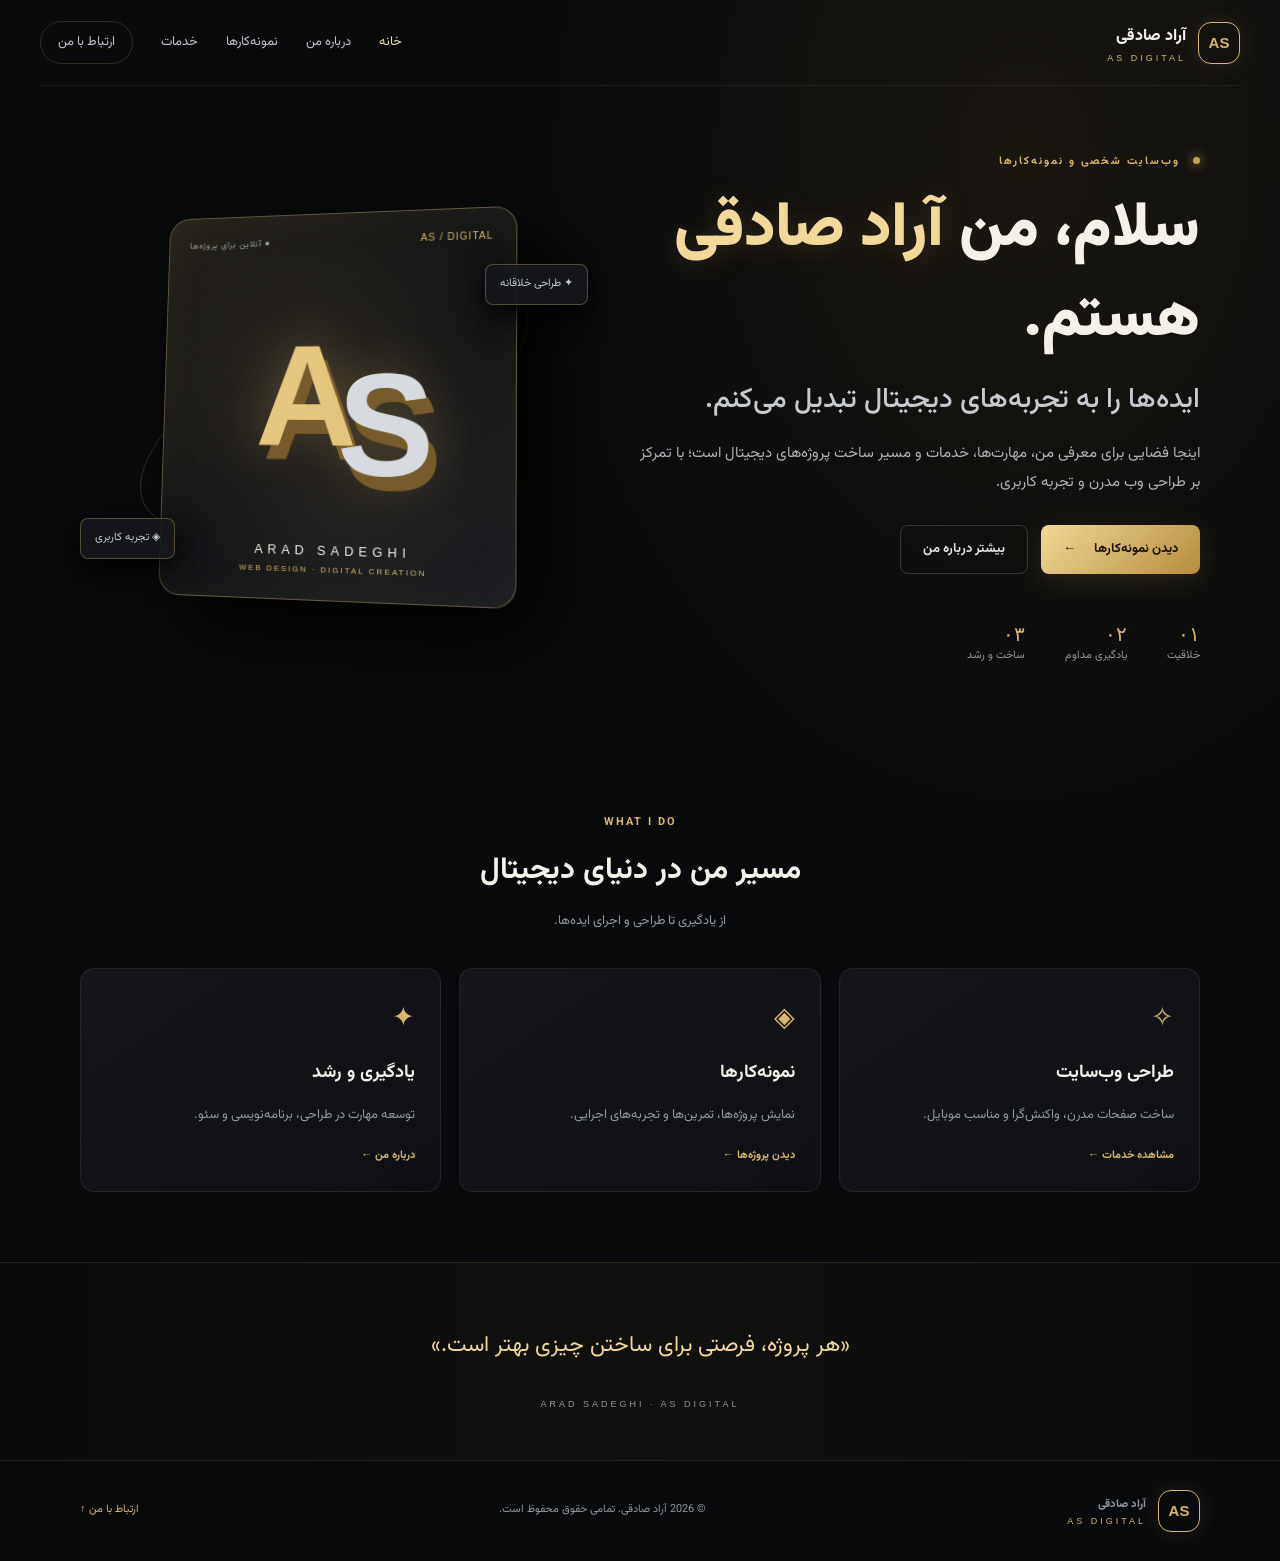
<file: index.html>
<!doctype html>
<html lang="fa" dir="rtl">
<head>
  <meta charset="utf-8"><meta name="viewport" content="width=device-width, initial-scale=1">
  <title>آراد صادقی | طراح وب و خالق تجربه‌های دیجیتال</title>
  <meta name="description" content="وب‌سایت شخصی آراد صادقی؛ معرفی، مهارت‌ها، خدمات طراحی وب و نمونه‌کارهای دیجیتال.">
  <meta name="robots" content="index, follow"><link rel="canonical" href="https://YOUR-USERNAME.github.io/">
  <meta property="og:title" content="آراد صادقی | AS DIGITAL"><meta property="og:description" content="طراحی وب، تجربه دیجیتال و ساخت ایده‌ها."><meta property="og:type" content="website">
  <link rel="stylesheet" href="style.css">
</head>
<body>
<header class="site-header"><a class="brand" href="index.html"><span class="brand-mark">AS</span><span>آراد صادقی<small>AS DIGITAL</small></span></a>
<button class="menu-toggle" aria-label="باز کردن منو">☰</button><nav class="nav"><a class="active" href="index.html">خانه</a><a href="about.html">درباره من</a><a href="portfolio.html">نمونه‌کارها</a><a href="services.html">خدمات</a><a class="nav-cta" href="contact.html">ارتباط با من</a></nav></header>
<main>
<section class="hero container">
 <div class="hero-copy"><p class="eyebrow"><span class="dot"></span> وب‌سایت شخصی و نمونه‌کارها</p>
 <h1>سلام، من <em>آراد صادقی</em> هستم.</h1><h2>ایده‌ها را به تجربه‌های دیجیتال تبدیل می‌کنم.</h2>
 <p class="lead">اینجا فضایی برای معرفی من، مهارت‌ها، خدمات و مسیر ساخت پروژه‌های دیجیتال است؛ با تمرکز بر طراحی وب مدرن و تجربه کاربری.</p>
 <div class="actions"><a class="button gold" href="portfolio.html">دیدن نمونه‌کارها <span>←</span></a><a class="button ghost" href="about.html">بیشتر درباره من</a></div>
 <div class="hero-stats"><div><strong>۰۱</strong><span>خلاقیت</span></div><div><strong>۰۲</strong><span>یادگیری مداوم</span></div><div><strong>۰۳</strong><span>ساخت و رشد</span></div></div></div>
 <div class="visual-wrap"><div class="orbit orbit-one"></div><div class="orbit orbit-two"></div><div class="visual-card"><div class="card-top"><span>AS / DIGITAL</span><span class="status">● آنلاین برای پروژه‌ها</span></div><div class="monogram">A<span>S</span></div><div class="visual-caption"><b>ARAD SADEGHI</b><small>WEB DESIGN · DIGITAL CREATION</small></div></div><div class="floating-chip chip-one">✦ طراحی خلاقانه</div><div class="floating-chip chip-two">◈ تجربه کاربری</div></div>
</section>
<section class="section container"><div class="section-heading"><p class="eyebrow">WHAT I DO</p><h2>مسیر من در دنیای دیجیتال</h2><p>از یادگیری تا طراحی و اجرای ایده‌ها.</p></div><div class="grid three">
 <a class="feature-card" href="services.html"><span class="icon">✧</span><h3>طراحی وب‌سایت</h3><p>ساخت صفحات مدرن، واکنش‌گرا و مناسب موبایل.</p><b>مشاهده خدمات ←</b></a>
 <a class="feature-card" href="portfolio.html"><span class="icon">◈</span><h3>نمونه‌کارها</h3><p>نمایش پروژه‌ها، تمرین‌ها و تجربه‌های اجرایی.</p><b>دیدن پروژه‌ها ←</b></a>
 <a class="feature-card" href="about.html"><span class="icon">✦</span><h3>یادگیری و رشد</h3><p>توسعه مهارت در طراحی، برنامه‌نویسی و سئو.</p><b>درباره من ←</b></a>
</div></section>
<section class="quote-band"><div class="container"><p>«هر پروژه، فرصتی برای ساختن چیزی بهتر است.»</p><span>ARAD SADEGHI · AS DIGITAL</span></div></section>
</main><footer class="footer container"><a class="brand" href="index.html"><span class="brand-mark">AS</span><span>آراد صادقی<small>AS DIGITAL</small></span></a><p>© <span id="year"></span> آراد صادقی. تمامی حقوق محفوظ است.</p><a href="contact.html">ارتباط با من ↑</a></footer>
<script src="main.js"></script></body></html>
</file>
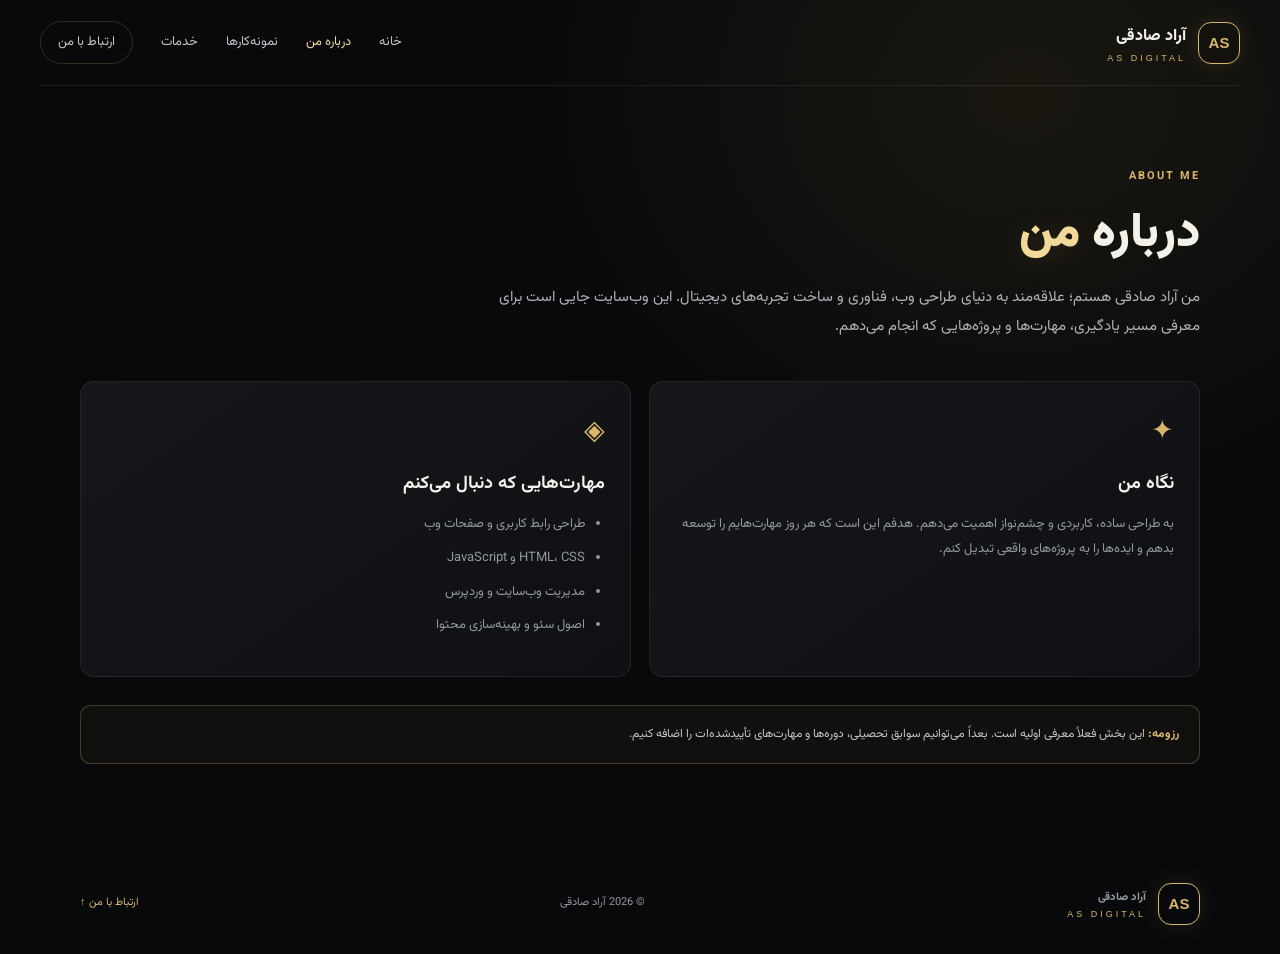
<file: about.html>
<!doctype html><html lang="fa" dir="rtl"><head><meta charset="utf-8"><meta name="viewport" content="width=device-width, initial-scale=1"><title>درباره آراد صادقی | AS DIGITAL</title><meta name="description" content="با آراد صادقی و علاقه‌مندی‌های او در طراحی وب و دنیای دیجیتال آشنا شوید."><meta name="robots" content="index, follow"><link rel="stylesheet" href="style.css"></head><body>
<header class="site-header"><a class="brand" href="index.html"><span class="brand-mark">AS</span><span>آراد صادقی<small>AS DIGITAL</small></span></a><button class="menu-toggle" aria-label="باز کردن منو">☰</button><nav class="nav"><a href="index.html">خانه</a><a class="active" href="about.html">درباره من</a><a href="portfolio.html">نمونه‌کارها</a><a href="services.html">خدمات</a><a class="nav-cta" href="contact.html">ارتباط با من</a></nav></header>
<main class="container inner-page"><p class="eyebrow">ABOUT ME</p><h1>درباره <em>من</em></h1><p class="lead narrow">من آراد صادقی هستم؛ علاقه‌مند به دنیای طراحی وب، فناوری و ساخت تجربه‌های دیجیتال. این وب‌سایت جایی است برای معرفی مسیر یادگیری، مهارت‌ها و پروژه‌هایی که انجام می‌دهم.</p>
<div class="grid two about-panels"><article class="panel"><span class="icon">✦</span><h2>نگاه من</h2><p>به طراحی ساده، کاربردی و چشم‌نواز اهمیت می‌دهم. هدفم این است که هر روز مهارت‌هایم را توسعه بدهم و ایده‌ها را به پروژه‌های واقعی تبدیل کنم.</p></article><article class="panel"><span class="icon">◈</span><h2>مهارت‌هایی که دنبال می‌کنم</h2><ul class="clean-list"><li>طراحی رابط کاربری و صفحات وب</li><li>HTML، CSS و JavaScript</li><li>مدیریت وب‌سایت و وردپرس</li><li>اصول سئو و بهینه‌سازی محتوا</li></ul></article></div>
<div class="notice"><b>رزومه:</b> این بخش فعلاً معرفی اولیه است. بعداً می‌توانیم سوابق تحصیلی، دوره‌ها و مهارت‌های تأییدشده‌ات را اضافه کنیم.</div></main>
<footer class="footer container"><a class="brand" href="index.html"><span class="brand-mark">AS</span><span>آراد صادقی<small>AS DIGITAL</small></span></a><p>© <span id="year"></span> آراد صادقی</p><a href="contact.html">ارتباط با من ↑</a></footer><script src="main.js"></script></body></html>
</file>
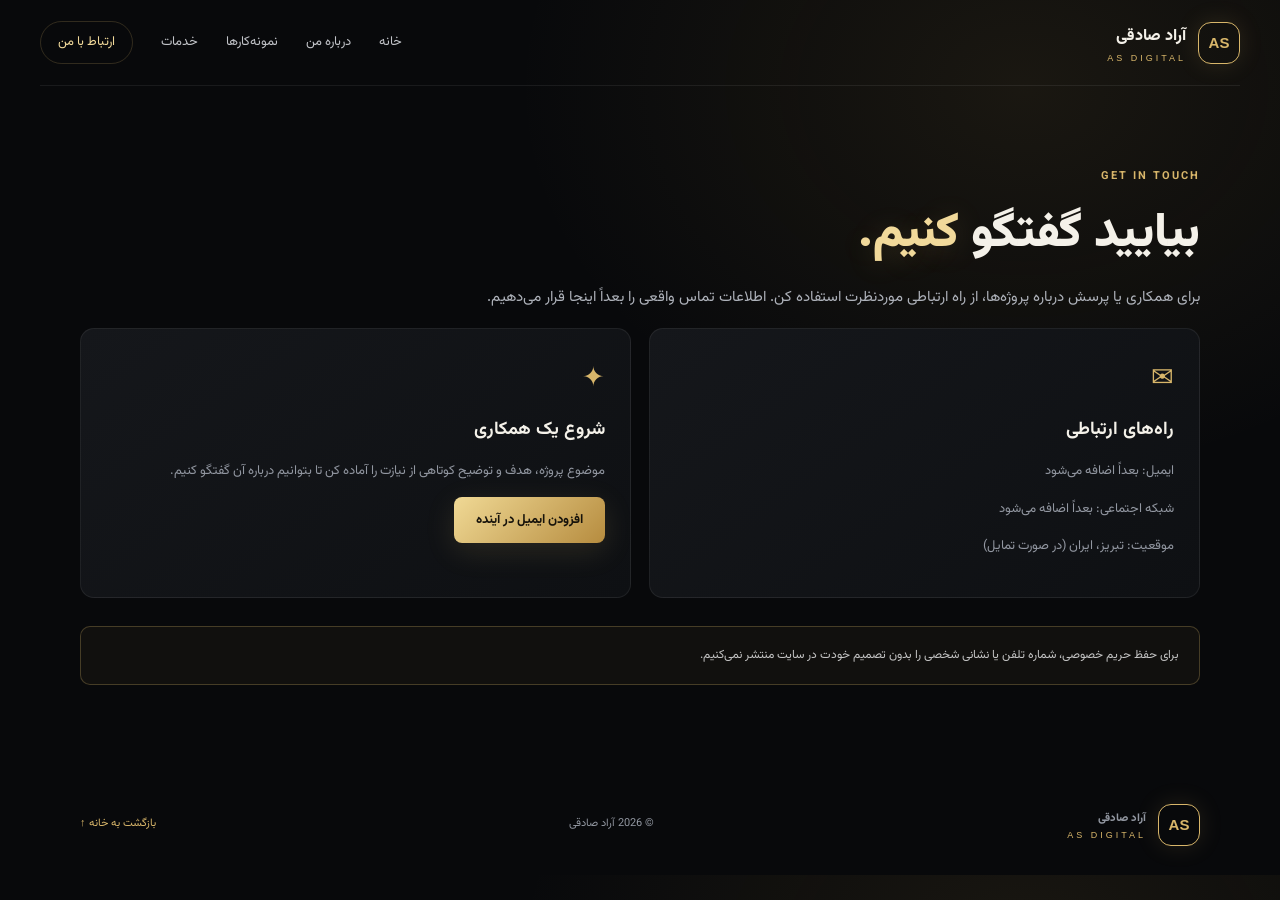
<file: contact.html>
<!doctype html><html lang="fa" dir="rtl"><head><meta charset="utf-8"><meta name="viewport" content="width=device-width, initial-scale=1"><title>ارتباط با آراد صادقی | AS DIGITAL</title><meta name="description" content="راه‌های ارتباط با آراد صادقی برای گفتگو درباره پروژه‌های طراحی وب و همکاری."><meta name="robots" content="index, follow"><link rel="stylesheet" href="style.css"></head><body>
<header class="site-header"><a class="brand" href="index.html"><span class="brand-mark">AS</span><span>آراد صادقی<small>AS DIGITAL</small></span></a><button class="menu-toggle" aria-label="باز کردن منو">☰</button><nav class="nav"><a href="index.html">خانه</a><a href="about.html">درباره من</a><a href="portfolio.html">نمونه‌کارها</a><a href="services.html">خدمات</a><a class="nav-cta active" href="contact.html">ارتباط با من</a></nav></header>
<main class="container inner-page"><p class="eyebrow">GET IN TOUCH</p><h1>بیایید گفتگو <em>کنیم.</em></h1><p class="lead narrow">برای همکاری یا پرسش درباره پروژه‌ها، از راه ارتباطی موردنظرت استفاده کن. اطلاعات تماس واقعی را بعداً اینجا قرار می‌دهیم.</p>
<div class="grid two"><article class="panel"><span class="icon">✉</span><h2>راه‌های ارتباطی</h2><p>ایمیل: بعداً اضافه می‌شود</p><p>شبکه اجتماعی: بعداً اضافه می‌شود</p><p>موقعیت: تبریز، ایران (در صورت تمایل)</p></article><article class="panel"><span class="icon">✦</span><h2>شروع یک همکاری</h2><p>موضوع پروژه، هدف و توضیح کوتاهی از نیازت را آماده کن تا بتوانیم درباره آن گفتگو کنیم.</p><a class="button gold" href="mailto:">افزودن ایمیل در آینده</a></article></div>
<div class="notice">برای حفظ حریم خصوصی، شماره تلفن یا نشانی شخصی را بدون تصمیم خودت در سایت منتشر نمی‌کنیم.</div></main>
<footer class="footer container"><a class="brand" href="index.html"><span class="brand-mark">AS</span><span>آراد صادقی<small>AS DIGITAL</small></span></a><p>© <span id="year"></span> آراد صادقی</p><a href="index.html">بازگشت به خانه ↑</a></footer><script src="main.js"></script></body></html>
</file>
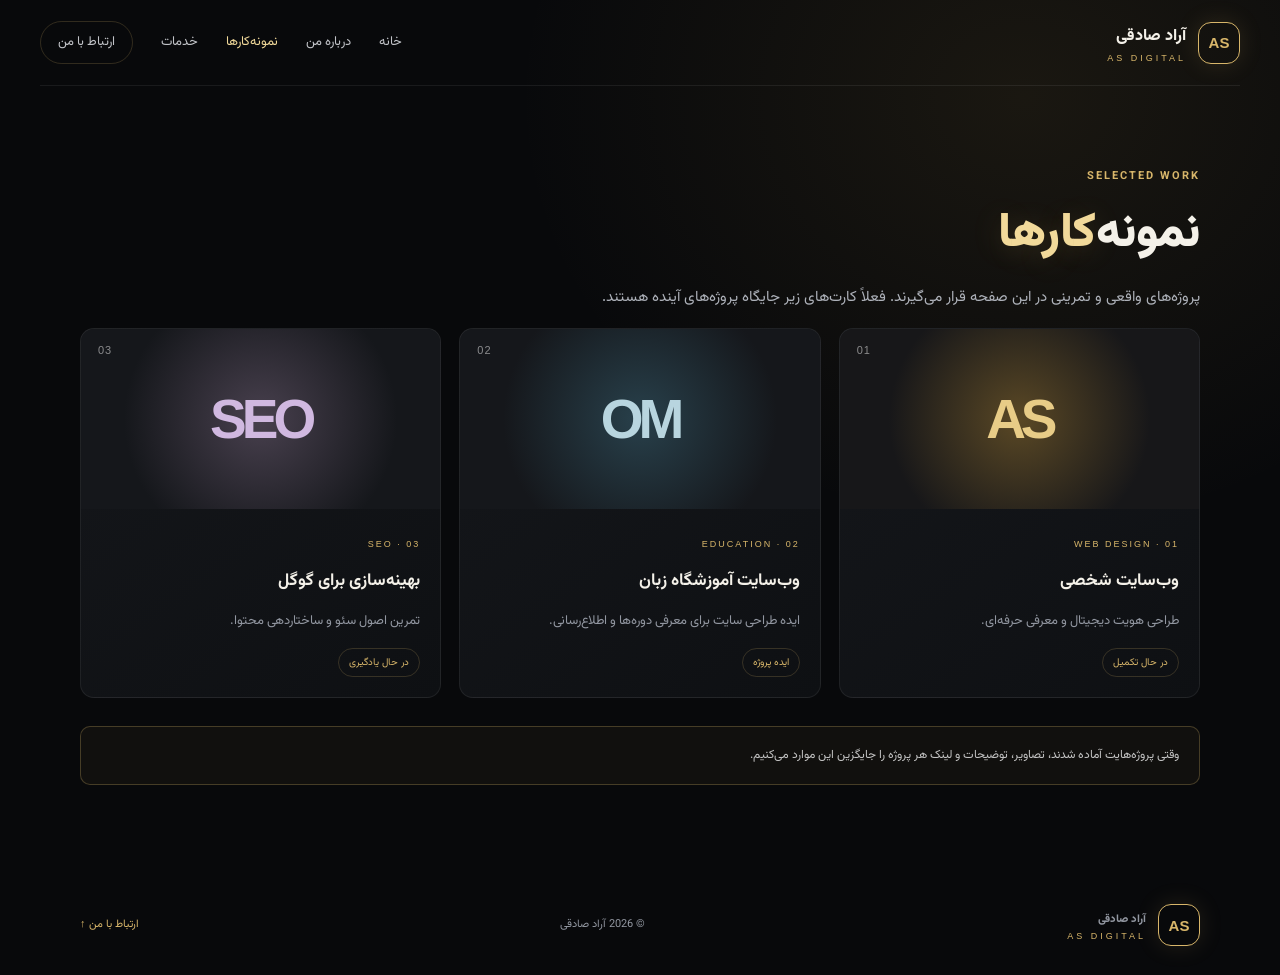
<file: portfolio.html>
<!doctype html><html lang="fa" dir="rtl"><head><meta charset="utf-8"><meta name="viewport" content="width=device-width, initial-scale=1"><title>نمونه‌کارهای آراد صادقی | طراحی وب</title><meta name="description" content="مشاهده پروژه‌ها و نمونه‌کارهای طراحی وب آراد صادقی."><meta name="robots" content="index, follow"><link rel="stylesheet" href="style.css"></head><body>
<header class="site-header"><a class="brand" href="index.html"><span class="brand-mark">AS</span><span>آراد صادقی<small>AS DIGITAL</small></span></a><button class="menu-toggle" aria-label="باز کردن منو">☰</button><nav class="nav"><a href="index.html">خانه</a><a href="about.html">درباره من</a><a class="active" href="portfolio.html">نمونه‌کارها</a><a href="services.html">خدمات</a><a class="nav-cta" href="contact.html">ارتباط با من</a></nav></header>
<main class="container inner-page"><p class="eyebrow">SELECTED WORK</p><h1>نمونه‌<em>کارها</em></h1><p class="lead narrow">پروژه‌های واقعی و تمرینی در این صفحه قرار می‌گیرند. فعلاً کارت‌های زیر جایگاه پروژه‌های آینده هستند.</p><div class="grid three project-grid">
<article class="project-card"><div class="project-art art-one">AS<span>01</span></div><div class="project-info"><small>WEB DESIGN · 01</small><h2>وب‌سایت شخصی</h2><p>طراحی هویت دیجیتال و معرفی حرفه‌ای.</p><span class="tag">در حال تکمیل</span></div></article>
<article class="project-card"><div class="project-art art-two">OM<span>02</span></div><div class="project-info"><small>EDUCATION · 02</small><h2>وب‌سایت آموزشگاه زبان</h2><p>ایده طراحی سایت برای معرفی دوره‌ها و اطلاع‌رسانی.</p><span class="tag">ایده پروژه</span></div></article>
<article class="project-card"><div class="project-art art-three">SEO<span>03</span></div><div class="project-info"><small>SEO · 03</small><h2>بهینه‌سازی برای گوگل</h2><p>تمرین اصول سئو و ساختاردهی محتوا.</p><span class="tag">در حال یادگیری</span></div></article>
</div><div class="notice">وقتی پروژه‌هایت آماده شدند، تصاویر، توضیحات و لینک هر پروژه را جایگزین این موارد می‌کنیم.</div></main>
<footer class="footer container"><a class="brand" href="index.html"><span class="brand-mark">AS</span><span>آراد صادقی<small>AS DIGITAL</small></span></a><p>© <span id="year"></span> آراد صادقی</p><a href="contact.html">ارتباط با من ↑</a></footer><script src="main.js"></script></body></html>
</file>
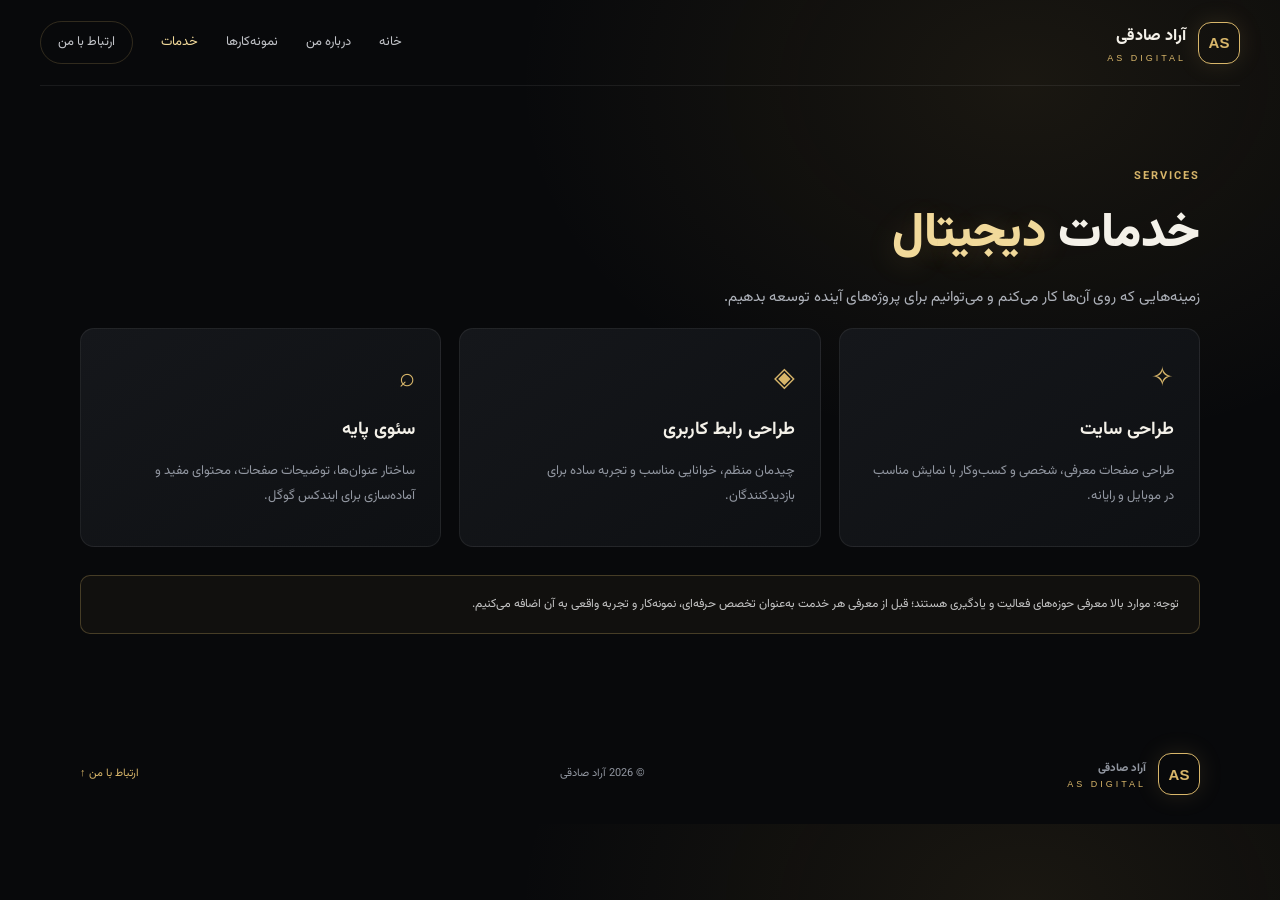
<file: services.html>
<!doctype html><html lang="fa" dir="rtl"><head><meta charset="utf-8"><meta name="viewport" content="width=device-width, initial-scale=1"><title>خدمات طراحی وب و سئو | آراد صادقی</title><meta name="description" content="آشنایی با خدمات طراحی صفحات وب، بهبود تجربه کاربری و اصول پایه سئو توسط آراد صادقی."><meta name="robots" content="index, follow"><link rel="stylesheet" href="style.css"></head><body>
<header class="site-header"><a class="brand" href="index.html"><span class="brand-mark">AS</span><span>آراد صادقی<small>AS DIGITAL</small></span></a><button class="menu-toggle" aria-label="باز کردن منو">☰</button><nav class="nav"><a href="index.html">خانه</a><a href="about.html">درباره من</a><a href="portfolio.html">نمونه‌کارها</a><a class="active" href="services.html">خدمات</a><a class="nav-cta" href="contact.html">ارتباط با من</a></nav></header>
<main class="container inner-page"><p class="eyebrow">SERVICES</p><h1>خدمات <em>دیجیتال</em></h1><p class="lead narrow">زمینه‌هایی که روی آن‌ها کار می‌کنم و می‌توانیم برای پروژه‌های آینده توسعه بدهیم.</p><div class="grid three">
<article class="feature-card"><span class="icon">✧</span><h2>طراحی سایت</h2><p>طراحی صفحات معرفی، شخصی و کسب‌وکار با نمایش مناسب در موبایل و رایانه.</p></article>
<article class="feature-card"><span class="icon">◈</span><h2>طراحی رابط کاربری</h2><p>چیدمان منظم، خوانایی مناسب و تجربه ساده برای بازدیدکنندگان.</p></article>
<article class="feature-card"><span class="icon">⌕</span><h2>سئوی پایه</h2><p>ساختار عنوان‌ها، توضیحات صفحات، محتوای مفید و آماده‌سازی برای ایندکس گوگل.</p></article>
</div><div class="notice">توجه: موارد بالا معرفی حوزه‌های فعالیت و یادگیری هستند؛ قبل از معرفی هر خدمت به‌عنوان تخصص حرفه‌ای، نمونه‌کار و تجربه واقعی به آن اضافه می‌کنیم.</div></main>
<footer class="footer container"><a class="brand" href="index.html"><span class="brand-mark">AS</span><span>آراد صادقی<small>AS DIGITAL</small></span></a><p>© <span id="year"></span> آراد صادقی</p><a href="contact.html">ارتباط با من ↑</a></footer><script src="main.js"></script></body></html>
</file>
<file: style.css>
@import url('https://fonts.googleapis.com/css2?family=Vazirmatn:wght@300;400;500;600;700;800;900&display=swap');
:root{--bg:#08090b;--panel:#111317;--gold:#d8b66a;--gold2:#f1d99a;--silver:#c5c9d0;--muted:#9297a1;--line:rgba(216,182,106,.2)}*{box-sizing:border-box}html{scroll-behavior:smooth}body{margin:0;background:radial-gradient(ellipse at 80% 10%,rgba(173,139,65,.11),transparent 35%),var(--bg);color:#f4f1e9;font-family:Vazirmatn,Tahoma,sans-serif;line-height:1.9}a{color:inherit;text-decoration:none}.container{width:min(1120px,calc(100% - 40px));margin:auto}.site-header{height:86px;display:flex;align-items:center;justify-content:space-between;width:min(1200px,calc(100% - 40px));margin:auto;border-bottom:1px solid rgba(255,255,255,.07)}.brand{display:flex;align-items:center;gap:12px;font-weight:800}.brand small{display:block;font:9px Arial;letter-spacing:3px;color:var(--gold);direction:ltr;text-align:right}.brand-mark{width:42px;height:42px;border:1px solid var(--gold);border-radius:13px;display:grid;place-items:center;color:var(--gold);font:700 15px Arial;box-shadow:0 0 24px #d8b66a22}.nav{display:flex;align-items:center;gap:28px;color:#c1c3c8;font-size:13px}.nav a:hover,.nav .active{color:var(--gold2)}.nav-cta{border:1px solid var(--line);padding:8px 17px;border-radius:30px}.menu-toggle{display:none;background:none;border:0;color:var(--gold);font-size:25px}.hero{min-height:620px;display:grid;grid-template-columns:1.05fr .95fr;align-items:center;gap:50px;padding-top:55px;padding-bottom:65px}.eyebrow{color:var(--gold);font-size:11px;letter-spacing:2px;font-weight:700}.dot{display:inline-block;width:7px;height:7px;border-radius:50%;background:#c5a451;box-shadow:0 0 12px #d8b66a;margin-left:8px}h1{font-size:clamp(37px,5vw,62px);line-height:1.45;margin:12px 0;font-weight:900}h1 em{font-style:normal;color:var(--gold2);text-shadow:0 4px 30px #d8b66a33}h2{font-size:clamp(20px,2.5vw,28px);line-height:1.7}.hero-copy h2{color:var(--silver);font-weight:500;margin:0 0 16px}.lead{color:#aeb2ba;font-size:15px;max-width:590px}.actions{display:flex;gap:13px;flex-wrap:wrap;margin-top:28px}.button{display:inline-flex;align-items:center;gap:18px;padding:11px 22px;border-radius:8px;font-size:13px;font-weight:700;transition:.25s}.gold{background:linear-gradient(135deg,#f0d995,#b68c3f);color:#17130b;box-shadow:0 8px 30px #d8b66a24}.gold:hover{transform:translateY(-3px);box-shadow:0 12px 35px #d8b66a44}.ghost{border:1px solid #ffffff2b;color:#e4e5e8}.hero-stats{display:flex;gap:40px;margin-top:48px}.hero-stats div{display:grid}.hero-stats strong{color:var(--gold);font:20px Arial}.hero-stats span{font-size:11px;color:var(--muted)}.visual-wrap{height:420px;display:grid;place-items:center;position:relative;perspective:1000px}.visual-card{width:min(360px,85%);height:390px;border:1px solid #d8b66a66;border-radius:22px;background:linear-gradient(145deg,#25221b,#101216 55%,#1b1d22);box-shadow:25px 30px 80px #000, inset 0 0 50px #d8b66a0c;transform:rotateY(-12deg) rotateX(5deg);transition:transform .2s;position:relative;z-index:2;overflow:hidden}.visual-card:before{content:"";position:absolute;width:300px;height:300px;border-radius:50%;background:#d8b66a18;filter:blur(55px);top:70px;left:30px}.card-top{position:relative;display:flex;justify-content:space-between;padding:22px;color:var(--gold);font:10px Arial;letter-spacing:1px}.status{color:#9fa69e;font:9px Vazirmatn}.monogram{position:relative;direction:ltr;text-align:center;margin-top:55px;font:900 145px/1 Arial;color:#e5c77f;text-shadow:8px 14px 0 #765b2b,0 0 50px #d8b66a55;letter-spacing:-20px}.monogram span{color:#d7dbe0;position:relative;top:30px}.visual-caption{position:absolute;bottom:25px;left:0;right:0;text-align:center;display:grid;gap:7px;direction:ltr}.visual-caption b{letter-spacing:5px;font:13px Arial}.visual-caption small{color:var(--gold);letter-spacing:2px;font:8px Arial}.orbit{position:absolute;border:1px solid #d8b66a38;border-radius:50%;width:430px;height:170px;transform:rotate(-28deg)}.orbit-two{width:390px;height:240px;transform:rotate(55deg);border-color:#c5c9d02c}.floating-chip{position:absolute;z-index:3;background:#17191de8;border:1px solid #d8b66a55;border-radius:8px;padding:9px 14px;color:var(--silver);font-size:11px;box-shadow:0 10px 30px #000}.chip-one{top:70px;right:0}.chip-two{bottom:55px;left:0}.section{padding:70px 0}.section-heading{text-align:center;margin-bottom:35px}.section-heading h2{font-size:30px;margin:5px}.section-heading>p:last-child{color:var(--muted);font-size:13px}.grid{display:grid;gap:18px}.three{grid-template-columns:repeat(3,1fr)}.two{grid-template-columns:repeat(2,1fr)}.feature-card,.panel,.project-card{background:linear-gradient(145deg,#15171b,#0e1013);border:1px solid #ffffff12;border-radius:14px;padding:25px;transition:.25s;transform-style:preserve-3d}.feature-card:hover,.panel:hover,.project-card:hover{border-color:#d8b66a66;box-shadow:0 20px 50px #0008}.icon{color:var(--gold);font-size:27px}.feature-card h3,.feature-card h2,.panel h2{font-size:18px;margin:10px 0}.feature-card p,.panel p,.project-info p{font-size:13px;color:var(--muted)}.feature-card b{font-size:11px;color:var(--gold);display:block;margin-top:18px}.quote-band{border-block:1px solid #d8b66a22;background:linear-gradient(90deg,transparent,#d8b66a0b,transparent);padding:40px 0;text-align:center}.quote-band p{font-size:22px;color:var(--gold2)}.quote-band span{font:9px Arial;letter-spacing:3px;color:var(--muted)}.footer{min-height:100px;display:flex;align-items:center;justify-content:space-between;gap:15px;color:var(--muted);font-size:11px}.footer>a:last-child{color:var(--gold)}.inner-page{padding-top:70px;padding-bottom:90px;min-height:70vh}.inner-page h1{font-size:48px}.narrow{max-width:720px}.about-panels{margin-top:40px}.clean-list{color:var(--muted);font-size:13px;padding-right:20px}.clean-list li{margin:9px 0}.notice{border:1px solid #d8b66a44;background:#d8b66a0b;border-radius:10px;padding:17px 20px;color:#c4c4c4;font-size:12px;margin-top:28px}.notice b{color:var(--gold)}.project-card{padding:0;overflow:hidden}.project-art{height:180px;display:grid;place-items:center;position:relative;font:900 55px Arial;letter-spacing:-5px;color:#e8cc87;background:radial-gradient(circle,#5a4825,#171719 65%)}.project-art span{position:absolute;top:15px;left:17px;font:11px Arial;color:#ffffff80;letter-spacing:1px}.art-two{background:radial-gradient(circle,#28404b,#15171b 68%);color:#b8d5df}.art-three{background:radial-gradient(circle,#48404e,#15171b 68%);color:#d0b8e0}.project-info{padding:20px}.project-info small{font:9px Arial;letter-spacing:2px;color:var(--gold)}.project-info h2{font-size:17px;margin:8px 0}.tag{font-size:10px;color:var(--gold);border:1px solid var(--line);border-radius:20px;padding:4px 10px;display:inline-block}
@media(max-width:800px){.site-header{height:72px}.menu-toggle{display:block}.nav{display:none;position:absolute;z-index:10;top:72px;right:20px;left:20px;background:#15171b;border:1px solid var(--line);border-radius:12px;padding:18px;flex-direction:column;align-items:stretch;gap:12px}.nav.open{display:flex}.hero{grid-template-columns:1fr;gap:20px;padding-top:45px}.hero-copy{order:1}.visual-wrap{order:0;height:340px}.visual-card{height:310px;width:270px}.monogram{font-size:110px;margin-top:40px}.orbit{width:320px;height:130px}.orbit-two{width:300px;height:180px}.chip-one{right:4%}.chip-two{left:4%;bottom:20px}.hero-stats{gap:25px}.three{grid-template-columns:1fr}.two{grid-template-columns:1fr}.section{padding:45px 0}.inner-page{padding-top:45px}.inner-page h1{font-size:38px}.footer{padding:20px 0;flex-wrap:wrap}.footer p{order:3;width:100%}}
</file>
